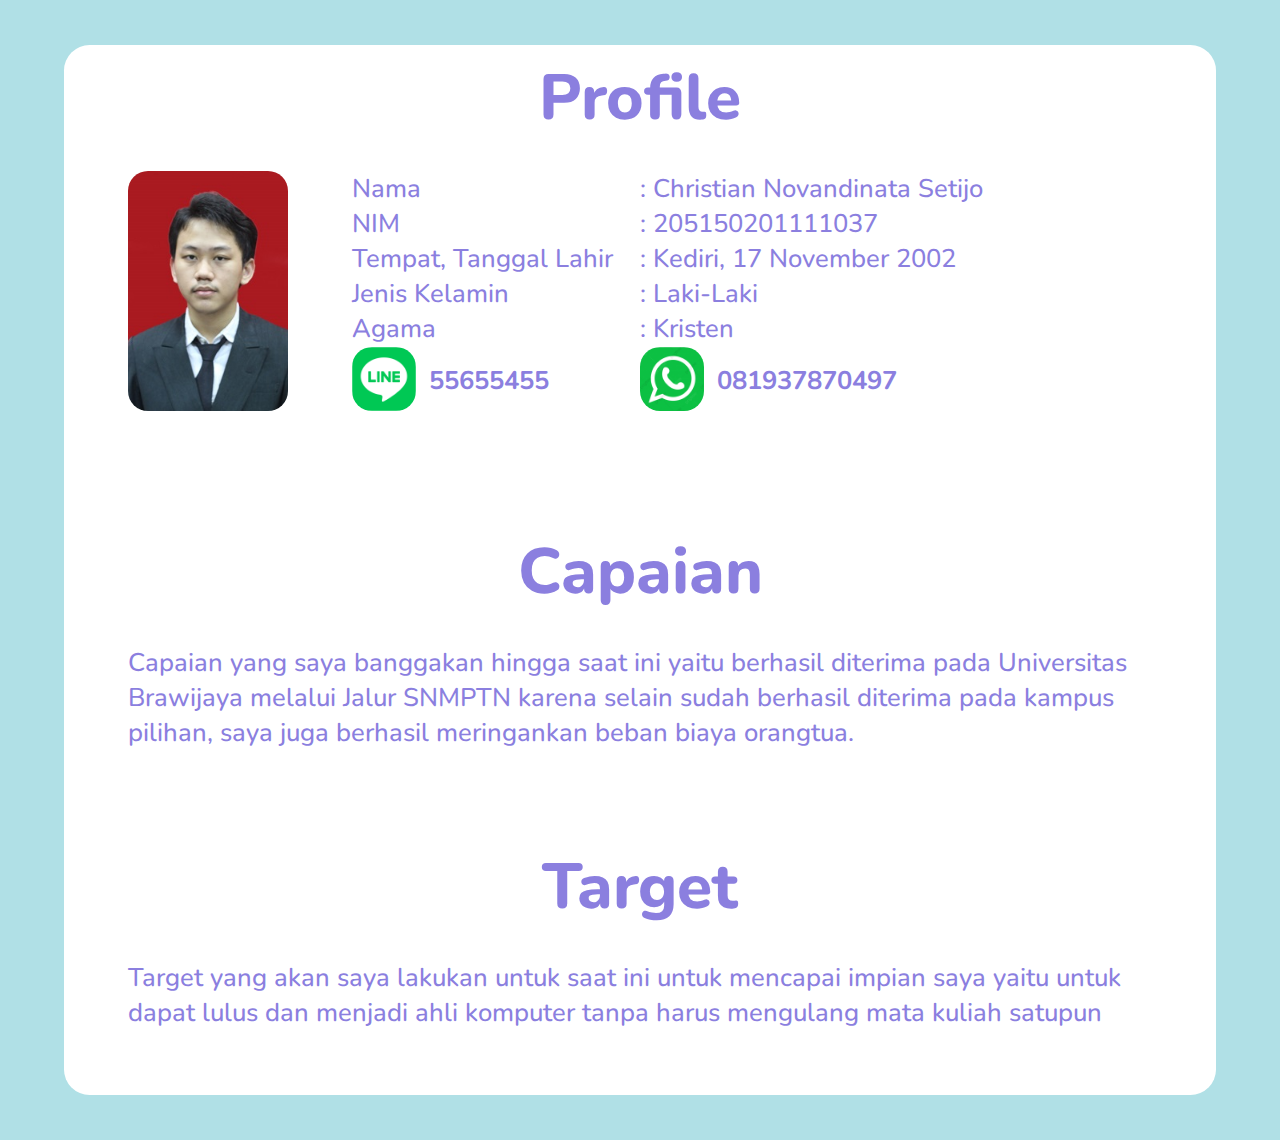
<file: index.html>
<!DOCTYPE html>
<html lang="en">
<head>
    <meta charset="UTF-8">
    <meta http-equiv="X-UA-Compatible" content="IE=edge">
    <meta name="viewport" content="width=device-width, initial-scale=1.0">
    <link rel="stylesheet" href="./Profile.css">  
    <title>Profile</title>
</head>
<body style="background-color:powderblue;">
    <box class="mainbox">
        <text class="profile">Profile</text>
        <a class="foto"><img src="./Foto.jpg"></a>
        <text class="bio">Nama <br>NIM <br>Tempat, Tanggal Lahir<br>Jenis Kelamin<br>Agama</text>
        <text class="biocontent">: Christian Novandinata Setijo <br>: 205150201111037 <br>: Kediri, 17 November 2002<br>: Laki-Laki<br>: Kristen</text>
        <a class="line"><img src="./LINE_logo.png"></a>
        <text class="linenum">55655455</text>
        <a class="wa"><img src="./whatsapp.jpg"></a>
        <text class="wanum">081937870497</text>
        <text class="capaian">Capaian</text>
        <text class="capaiantxt">Capaian yang saya banggakan hingga saat ini yaitu berhasil diterima pada Universitas <br>Brawijaya melalui Jalur SNMPTN karena selain sudah berhasil diterima pada kampus <br>pilihan, saya juga berhasil meringankan beban biaya orangtua.</text>
        <text class="target">Target</text>
        <text class="targettxt">Target yang akan saya lakukan untuk saat ini untuk mencapai impian saya yaitu untuk <br>dapat lulus dan menjadi ahli komputer tanpa harus mengulang mata kuliah satupun</text>
        <box class="botmargin"></box>
    </box>
</body>
</html>
</file>
<file: Profile.css>
@import url('https://fonts.googleapis.com/css2?family=Nunito&display=swap');
*{
    font-family: 'Nunito', sans-serif;
    font-style: normal;
}

.mainbox{
    position:absolute;
    width: 90vw;
    height: calc(90vh + 18.75vw);
    left: 5vw;
    top: 5vh;
    
    background-color: #ffffff;
    border-radius: 2vw;
}

.profile{
    position: absolute;
    width: 100%;
    height: auto;
    top: 1vh;
    font-weight: 800;
    font-size: 5vw;
    text-align: center;
    vertical-align: middle;
    
    color: #8B7FDF;
}

.foto{
    position: absolute;
    width: 12.5vw;
    height: auto;
    top: 14vh;
    left: 5vw;

}

img{
    max-width: 100%;
    border-radius: 20px;
}

.bio{
    position:absolute;
    width: auto;
    height: auto;
    top: 14vh;
    left: 22.5vw;

    font-weight: 500;
    font-size: 2vw;
    color: #8B7FDF;
}

.biocontent{
    position:absolute;
    width: auto;
    height: auto;
    top: 14vh;
    left: 45vw;

    font-weight: 500;
    font-size: 2vw;
    color: #8B7FDF;
}

.line{
    position: absolute;
    width: 5vw;
    height: auto;
    top: calc(14vh + 13.75vw);
    left: 22.5vw;

}

.linenum{
    position: absolute;
    width: 5vw;
    height: auto;
    top: calc(14vh + 15vw);
    left: 28.5vw;
    font-weight: 700;
    font-size: 2vw;
    color: #8B7FDF;
}

.wa{
    position: absolute;
    width: 5vw;
    height: auto;
    top: calc(14vh + 13.75vw);
    left: 45vw;

}

.wanum{
    position: absolute;
    width: 5vw;
    height: auto;
    top: calc(14vh + 15vw);
    left: 51vw;
    font-weight: 700;
    font-size: 2vw;
    color: #8B7FDF;
}

.capaian{
    position: absolute;
    width: 100%;
    height: auto;
    top: calc(27vh + 18.75vw);
    font-weight: 800;
    font-size: 5vw;
    text-align: center;
    vertical-align: middle;
    
    color: #8B7FDF;
}

.capaiantxt{
    position:absolute;
    width: auto;
    height: auto;
    top: calc(40vh + 18.75vw);
    left: 5vw;

    font-weight: 500;
    font-size: 2vw;
    color: #8B7FDF;
}

.target{
    position: absolute;
    width: 100%;
    height: auto;
    top: calc(62vh + 18.75vw);
    font-weight: 800;
    font-size: 5vw;
    text-align: center;
    vertical-align: middle;
    
    color: #8B7FDF;
}

.targettxt{
    position:absolute;
    width: auto;
    height: auto;
    top: calc(75vh + 18.75vw);
    left: 5vw;

    font-weight: 500;
    font-size: 2vw;
    color: #8B7FDF;
}

.botmargin{
    position:absolute;
    width: 90vw;
    height: 5vh;
    top: calc(90vh + 18.75vw);

}
</file>
